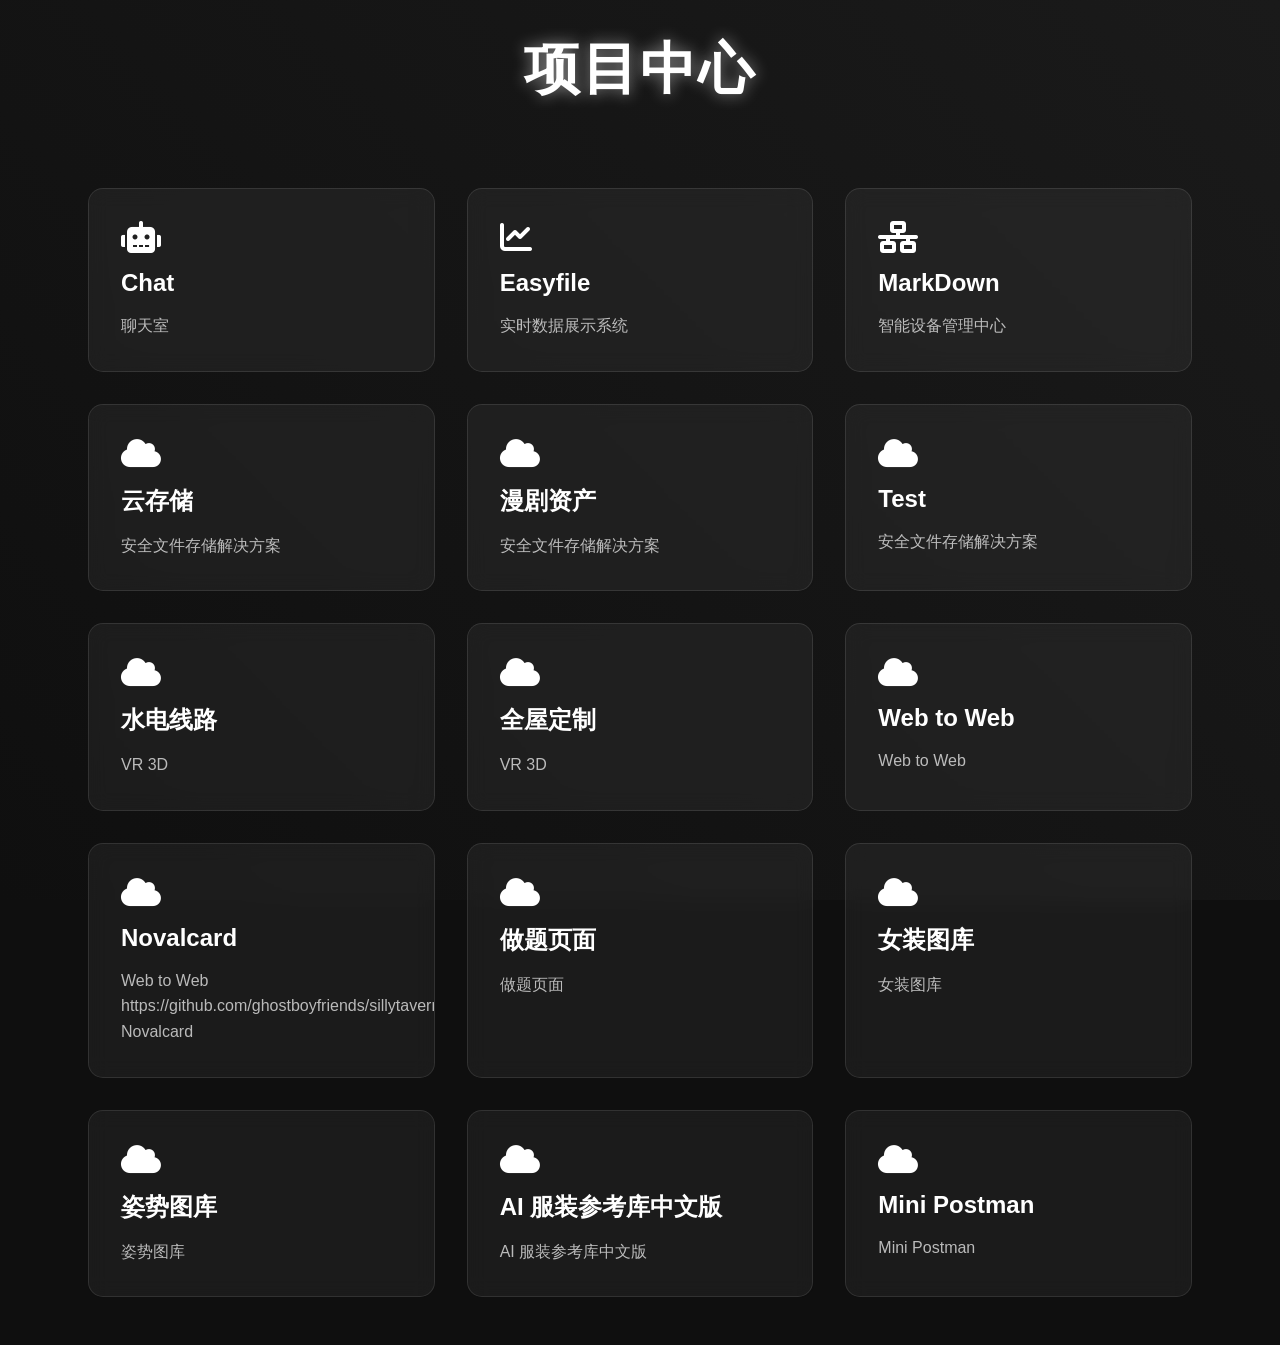
<file: index.html>
<!DOCTYPE html>
<html lang="zh-CN">
<head>
    <meta charset="UTF-8">
    <meta name="viewport" content="width=device-width, initial-scale=1.0">
    <link rel="icon" type="image/svg+xml" href="data:image/svg+xml,%3Csvg xmlns='http://www.w3.org/2000/svg' viewBox='0 0 100 100'%3E%3Ccircle cx='50' cy='50' r='45' fill='%234299e1'/%3E%3Cpath d='M25 35 L35 65 L50 45 L65 65 L75 35' stroke='white' stroke-width='7' stroke-linecap='round' stroke-linejoin='round' fill='none'/%3E%3C/svg%3E">    <title>项目导航</title>
    <!-- 引入jQuery -->
    <script src="https://code.jquery.com/jquery-3.6.0.min.js"></script>
    <!-- 引入字体图标 -->
    <link href="https://cdnjs.cloudflare.com/ajax/libs/font-awesome/6.0.0/css/all.min.css" rel="stylesheet">
    <style>
        /* ----- 全局重置 ----- */
        * {
            margin: 0;
            padding: 0;
            box-sizing: border-box;
        }
        html, body {
            width: 100%;
            height: 100%;
            font-family: 'Arial', sans-serif;
        }

        body {
            background: #0f0f0f;
            min-height: 100vh;
            overflow-x: hidden;
        }

        /* ----- 主页容器 (默认显示) ----- */
        #homePage {
            display: block;
            width: 100%;
            min-height: 100vh;
            position: relative;
            z-index: 1;
        }

        /* ----- 全屏 iframe 容器 (默认隐藏) ----- */
        #fullscreenFrame {
            display: none;
            position: fixed;
            top: 0;
            left: 0;
            width: 100vw;
            height: 100vh;
            z-index: 1000;
            background: #0f0f0f;
        }

        #fullscreenFrame iframe {
            width: 100%;
            height: 100%;
            border: none;
        }

        /* ----- 404 错误遮罩 (默认隐藏) ----- */
        #errorOverlay {
            display: none;
            position: absolute;
            top: 0;
            left: 0;
            width: 100%;
            height: 100%;
            background: rgba(15, 15, 15, 0.95);
            z-index: 1001;
            flex-direction: column;
            align-items: center;
            justify-content: center;
            color: #fff;
            text-align: center;
            padding: 2rem;
        }

        #errorOverlay .error-icon {
            font-size: 80px;
            color: #ff4757;
            margin-bottom: 20px;
        }

        #errorOverlay .error-title {
            font-size: 48px;
            font-weight: 700;
            margin-bottom: 10px;
            color: #ff4757;
        }

        #errorOverlay .error-desc {
            font-size: 18px;
            color: rgba(255,255,255,0.7);
            margin-bottom: 8px;
        }

        #errorOverlay .error-path {
            font-size: 14px;
            color: rgba(255,255,255,0.4);
            background: rgba(255,255,255,0.05);
            padding: 8px 20px;
            border-radius: 8px;
            margin-top: 10px;
            font-family: monospace;
        }

        /* ----- 悬浮返回按钮 (默认隐藏，进入子页面后显示) 可拖拽 ----- */
        #backHomeBtn {
            display: none;
            position: fixed;
            bottom: 30px;
            right: 30px;
            z-index: 2000;
            background: rgba(255, 255, 255, 0.1);
            backdrop-filter: blur(10px);
            border: 1px solid rgba(255,255,255,0.2);
            border-radius: 50px;
            padding: 14px 28px;
            color: #fff;
            font-size: 16px;
            font-weight: 600;
            cursor: grab; /* 拖动提示 */
            transition: box-shadow 0.3s ease, background 0.3s ease;
            box-shadow: 0 8px 30px rgba(0,0,0,0.4);
            align-items: center;
            gap: 10px;
            user-select: none;
            touch-action: none; /* 避免触屏滚动干扰 */
        }

        #backHomeBtn:active {
            cursor: grabbing;
        }

        #backHomeBtn:hover {
            transform: translateY(-3px) scale(1.03);
            background: rgba(255, 255, 255, 0.2);
            box-shadow: 0 12px 40px rgba(0,0,0,0.6);
        }

        #backHomeBtn i {
            font-size: 18px;
            pointer-events: none; /* 避免图标干扰拖拽 */
        }

        /* ----- 主页原有样式 (保持不变) ----- */
        .background-effect {
            position: fixed;
            top: 0;
            left: 0;
            width: 100%;
            height: 100%;
            z-index: -1;
            background: linear-gradient(45deg, #0f0f0f, #1a1a1a);
        }

        .container {
            max-width: 1200px;
            margin: 0 auto;
            padding: 2rem;
        }

        .header {
            text-align: center;
            margin-bottom: 4rem;
        }

        .title {
            color: #fff;
            font-size: 3.5rem;
            text-transform: uppercase;
            letter-spacing: 2px;
            text-shadow: 0 0 15px rgba(255,255,255,0.5);
            animation: glow 2s ease-in-out infinite alternate;
        }

        .projects-grid {
            display: grid;
            grid-template-columns: repeat(auto-fit, minmax(300px, 1fr));
            gap: 2rem;
            padding: 1rem;
        }

        .project-card {
            background: rgba(255,255,255,0.05);
            border-radius: 15px;
            padding: 2rem;
            backdrop-filter: blur(10px);
            border: 1px solid rgba(255,255,255,0.1);
            transform-style: preserve-3d;
            transition: all 0.5s ease;
            cursor: pointer;
            position: relative;
            overflow: hidden;
        }

        .project-card:hover {
            transform: translateY(-10px) rotateX(5deg) rotateY(5deg);
            box-shadow: 0 15px 30px rgba(0,0,0,0.3);
            background: rgba(255,255,255,0.1);
        }

        .project-card::before {
            content: '';
            position: absolute;
            top: 0;
            left: -100%;
            width: 100%;
            height: 100%;
            background: linear-gradient(
                90deg,
                transparent,
                rgba(255,255,255,0.2),
                transparent
            );
            transition: 0.5s;
        }

        .project-card:hover::before {
            left: 100%;
        }

        .project-title {
            color: #fff;
            font-size: 1.5rem;
            margin-bottom: 1rem;
            position: relative;
        }

        .project-description {
            color: rgba(255,255,255,0.7);
            line-height: 1.6;
        }

        @keyframes glow {
            from {
                text-shadow: 0 0 10px #fff,
                           0 0 20px #fff,
                           0 0 30px #e60073,
                           0 0 40px #e60073,
                           0 0 50px #e60073,
                           0 0 60px #e60073,
                           0 0 70px #e60073;
            }
            to {
                text-shadow: 0 0 20px #fff,
                           0 0 30px #ff4da6,
                           0 0 40px #ff4da6,
                           0 0 50px #ff4da6,
                           0 0 60px #ff4da6,
                           0 0 70px #ff4da6,
                           0 0 80px #ff4da6;
            }
        }

        @media (max-width: 768px) {
            .projects-grid {
                grid-template-columns: 1fr;
            }
            .title {
                font-size: 2.2rem;
            }
            #backHomeBtn {
                bottom: 20px;
                right: 20px;
                padding: 12px 20px;
                font-size: 14px;
            }
        }

        /* 旧样式残留清理 */
        .mmd-viewer-container,
        .controls-panel,
        #canvas-container,
        #model-viewer {
            display: none !important;
        }

        /* 在 style 中添加 */
        #backHomeBtn.drag-active {
            animation: borderFlash 0.8s ease-in-out 3;
            border-color: #00ff88;
            box-shadow: 0 0 20px rgba(0, 255, 136, 0.5);
        }

        @keyframes borderFlash {
            0% { border-color: rgba(255,255,255,0.2); box-shadow: 0 8px 30px rgba(0,0,0,0.4); }
            50% { border-color: #00ff88; box-shadow: 0 0 30px rgba(0, 255, 136, 0.8); }
            100% { border-color: rgba(255,255,255,0.2); box-shadow: 0 8px 30px rgba(0,0,0,0.4); }
        }

        
    </style>
</head>
<body>

    <!-- ====== 背景特效 ====== -->
    <div class="background-effect"></div>

    <!-- ====== 主页内容 ====== -->
    <div id="homePage">
        <div class="container">
            <header class="header">
                <h1 class="title">项目中心</h1>
            </header>

            <div class="projects-grid" id="projectsContainer">
                <!-- 项目卡片通过 JavaScript 动态生成 -->
            </div>
        </div>
    </div>

    <!-- ====== 全屏 iframe 容器 ====== -->
    <div id="fullscreenFrame">
        <iframe id="pageFrame" src=""></iframe>
        <!-- 404 错误遮罩 -->
        <div id="errorOverlay">
            <div class="error-icon">🔍</div>
            <div class="error-title">404</div>
            <div class="error-desc">页面未找到</div>
            <div class="error-path" id="errorPath">./example/page.html</div>
        </div>
    </div>

    <!-- ====== 悬浮返回主页按钮 ====== -->
    <button id="backHomeBtn">
        <i class="fas fa-arrow-left"></i> 回到主页
    </button>

    <script>
        // ============================================================
        //  1. 项目数据
        // ============================================================
        const projects = [
            { title: "Chat", description: "聊天室", url: "./chat/wechat.html", icon: "fas fa-robot" },
            { title: "Easyfile", description: "实时数据展示系统", url: "./easyfile/easyfile.html", icon: "fas fa-chart-line" },
            { title: "MarkDown", description: "智能设备管理中心", url: "./easyfile/md.html", icon: "fas fa-network-wired" },
            { title: "云存储", description: "安全文件存储解决方案", url: "./cloudstorage/storage.html", icon: "fas fa-cloud" },
            { title: "漫剧资产", description: "安全文件存储解决方案", url: "./asset/assetindex.html", icon: "fas fa-cloud" },
            { title: "Test", description: "安全文件存储解决方案", url: "./test/test.html", icon: "fas fa-cloud" },
            { title: "水电线路", description: "VR 3D", url: "./asset/vr-3d.html", icon: "fas fa-cloud" },
            { title: "全屋定制", description: "VR 3D", url: "./asset/3jv-render.3vjia.html", icon: "fas fa-cloud" },
            { title: "Web to Web", description: "Web to Web", url: "./web2web.html", icon: "fas fa-cloud" },
            { title: "Novalcard", description: "Web to Web https://github.com/ghostboyfriends/sillytavern-Novalcard", url: "./Novalcard.html", icon: "fas fa-cloud" },
            { title: "做题页面", description: "做题页面", url: "./zuoti.html", icon: "fas fa-cloud" },
            { title: "女装图库", description: "女装图库", url: "https://paipiange.github.io/nvzhuang/?db=real", icon: "fas fa-cloud" },
            { title: "姿势图库", description: "姿势图库", url: "https://paipiange.github.io/ai-pose-gallery-zh/", icon: "fas fa-cloud" },
            { title: "AI 服装参考库中文版", description: "AI 服装参考库中文版", url: "https://deeyu.github.io/ai-costume-gallery-zh/", icon: "fas fa-cloud" },
            { title: "Mini Postman", description: "Mini Postman", url: "./minipostman.html", icon: "fas fa-cloud" }
            
            
        ];

        // ============================================================
        //  2. DOM 引用
        // ============================================================
        const $homePage = $('#homePage');
        const $fullscreenFrame = $('#fullscreenFrame');
        const $pageFrame = $('#pageFrame');
        const $errorOverlay = $('#errorOverlay');
        const $errorPath = $('#errorPath');
        const $backBtn = $('#backHomeBtn');
        const $container = $('#projectsContainer');

        // ============================================================
        //  3. URL 参数工具
        // ============================================================
        function getUrlParam(name) {
            const params = new URLSearchParams(window.location.search);
            return params.get(name);
        }

        function setUrlParam(name, value) {
            const url = new URL(window.location);
            url.searchParams.set(name, value);
            window.history.replaceState({}, '', url);
        }

        // 根据 p 参数查找项目
        function findProjectByParam(param) {
            if (!param) return null;
            return projects.find(p => p.title.toLowerCase() === param.toLowerCase()) || null;
        }

        // ============================================================
        //  4. 核心函数：进入子页面 (同时更新URL)
        // ============================================================
        function openProjectWithCheck(url, title) {
            // 隐藏主页
            $homePage.hide();
            $fullscreenFrame.show();
            $backBtn.css('display', 'flex');

            // 隐藏 404 遮罩
            $errorOverlay.hide();

            // 更新 URL 参数 (p=项目标题)
            if (title) {
                setUrlParam('p', title);
            } else {
                // 从 url 反推 title (若未提供)
                const found = projects.find(p => p.url === url);
                if (found) setUrlParam('p', found.title);
            }

            // 用 fetch 检测文件是否存在
            fetch(url, { method: 'HEAD', mode: 'cors' })
                .then(response => {
                    if (response.ok) {
                        $pageFrame.attr('src', url);
                        $errorOverlay.hide();
                    } else {
                        show404Error(url);
                    }
                })
                .catch(() => {
                    // 跨域或网络问题：直接加载 iframe，并设置超时检测
                    $pageFrame.attr('src', url);
                    let timeoutId = setTimeout(() => {
                        show404Error(url);
                    }, 3000);
                    $pageFrame.off('load.errorCheck').on('load.errorCheck', function() {
                        clearTimeout(timeoutId);
                        $errorOverlay.hide();
                    });
                });
        }

        // 显示 404 错误
        function show404Error(url) {
            $errorPath.text(url);
            $errorOverlay.css('display', 'flex');
            $pageFrame.attr('src', url);
        }

        // ============================================================
        //  5. 核心函数：回到主页 (清除URL参数)
        // ============================================================
        function goHome() {
            $homePage.show();
            $fullscreenFrame.hide();
            $backBtn.hide();
            $pageFrame.attr('src', '');
            // 移除 URL 中的 p 参数
            const url = new URL(window.location);
            url.searchParams.delete('p');
            window.history.replaceState({}, '', url);
        }

        // ============================================================
        //  6. 动态生成项目卡片 + 根据参数自动打开
        // ============================================================
        $(document).ready(function() {
            // 生成卡片
            projects.forEach((project, index) => {
                const card = $('<div>')
                    .addClass('project-card')
                    .html(`
                        <i class="${project.icon} fa-2x" style="color: #fff; margin-bottom: 1rem;"></i>
                        <h3 class="project-title">${project.title}</h3>
                        <p class="project-description">${project.description}</p>
                    `)
                    .click(function() {
                        $(this).css({ transform: 'scale(0.95)', opacity: 0.8 });
                        setTimeout(() => {
                            openProjectWithCheck(project.url, project.title);
                            $(this).css({ transform: '', opacity: '' });
                        }, 300);
                    })
                    .hover(
                        function() { $(this).css('transform', 'translateY(-10px) rotateX(5deg) rotateY(5deg)'); },
                        function() { $(this).css('transform', ''); }
                    );
                setTimeout(() => {
                    card.css({ opacity: 1, transform: 'translateY(0)' });
                }, index * 200);
                $container.append(card);
            });

            // ---- 处理 URL 参数 p，自动打开对应项目 ----
            const paramProject = getUrlParam('p');
            if (paramProject) {
                const matched = findProjectByParam(paramProject);
                if (matched) {
                    // 延迟一下确保 DOM 完全加载，然后自动打开
                    setTimeout(() => {
                        openProjectWithCheck(matched.url, matched.title);
                    }, 400);
                } else {
                    // 如果参数无效，可以忽略
                    console.warn('未找到项目: ' + paramProject);
                }
            }

            // ============================================================
            //  7. 返回主页按钮事件 (点击回到主页)
            // ============================================================
            $backBtn.click(function(e) {
                // 避免点击触发拖拽误操作
                if ($backBtn.data('dragging') || isDragging  || $backBtn.data('justDragged')) return;
                goHome();
            });

            // ============================================================
            //  8. 键盘快捷键：ESC 返回主页
            // ============================================================
            $(document).keydown(function(e) {
                if (e.key === 'Escape' && $fullscreenFrame.is(':visible')) {
                    goHome();
                }
            });

            // ============================================================
            //  9. 鼠标拖拽功能 (按下3秒后激活)
            // ============================================================
            let dragTimer = null;
            let isDragging = false;
            let offsetX = 0, offsetY = 0;
            let startX = 0, startY = 0;
            let mouseDownTime = 0;

            $backBtn.on('mousedown', function(e) {
                // 只响应左键
                if (e.button !== 0) return;
                const now = Date.now();
                mouseDownTime = now;

                // 清除之前的定时器
                if (dragTimer) clearTimeout(dragTimer);

                // 记录初始位置
                const rect = this.getBoundingClientRect();
                startX = rect.left;
                startY = rect.top;

                // 3秒后启用拖动
                dragTimer = setTimeout(() => {
                    // 检查鼠标是否还按着（通过检测鼠标状态，但无法直接获取，用标记）
                    // 如果鼠标已松开，则不启用拖动
                    if (!isDragging && $backBtn.data('mousedown')) {
                        isDragging = true;
                        console.log('isDragging starting');
                        $backBtn.data('dragging', true);
                        $backBtn.css('cursor', 'grabbing');

                        // 添加闪烁效果
                        $backBtn.addClass('drag-active');

                        // 计算偏移
                        offsetX = e.clientX - rect.left;
                        offsetY = e.clientY - rect.top;
                    }
                }, 1500);
                $backBtn.data('mousedown', true);
            });

            $(document).on('mousemove', function(e) {
                if (!isDragging) return;
                // 防止按钮被拖出可视区域（可自由拖动，不加限制）
                let left = e.clientX - offsetX;
                let top = e.clientY - offsetY;
                // 可加边界约束（可选）
                $backBtn.css({
                    left: left + 'px',
                    top: top + 'px',
                    right: 'auto',
                    bottom: 'auto'
                });
            });

            $(document).on('mouseup', function(e) {
                // 清除按下标记
                $backBtn.data('mousedown', false);
                // 移除闪烁效果
                $backBtn.removeClass('drag-active');
                // 清除定时器
                if (dragTimer) {
                    clearTimeout(dragTimer);
                    dragTimer = null;
                }
                // 如果正在拖动，结束拖动状态
                if (isDragging) {
                    console.log('isDragging end');
                    isDragging = false;
                    $backBtn.data('dragging', false);
                    $backBtn.css('cursor', 'grab');

                     // 设置刚刚拖拽标记，250ms内点击不触发返回
                    $backBtn.data('justDragged', true);
                    setTimeout(() => {
                        $backBtn.data('justDragged', false);
                    }, 250);
                }
            });

            // 防止拖拽时选中文本
            $backBtn.on('dragstart', function(e) { e.preventDefault(); });

            // 鼠标悬停提示
            $backBtn.css('cursor', 'grab');

            // 额外：若用户按下后快速移动，但3秒未到，不触发拖动
            // 用mouseleave取消定时器（可选）
            $backBtn.on('mouseleave', function() {
                if (dragTimer) {
                    clearTimeout(dragTimer);
                    dragTimer = null;
                }
                // 如果未进入拖动状态，重置标记
                if (!isDragging) {
                    $backBtn.data('mousedown', false);
                }
            });

            console.log('✅ 项目导航已启动！共 ' + projects.length + ' 个项目');
            console.log('💡 按 ESC 键可快速返回主页');
            console.log('🖱️ 返回按钮按住3秒后可拖拽移动');
        });
    </script>

</body>
</html>
</file>
